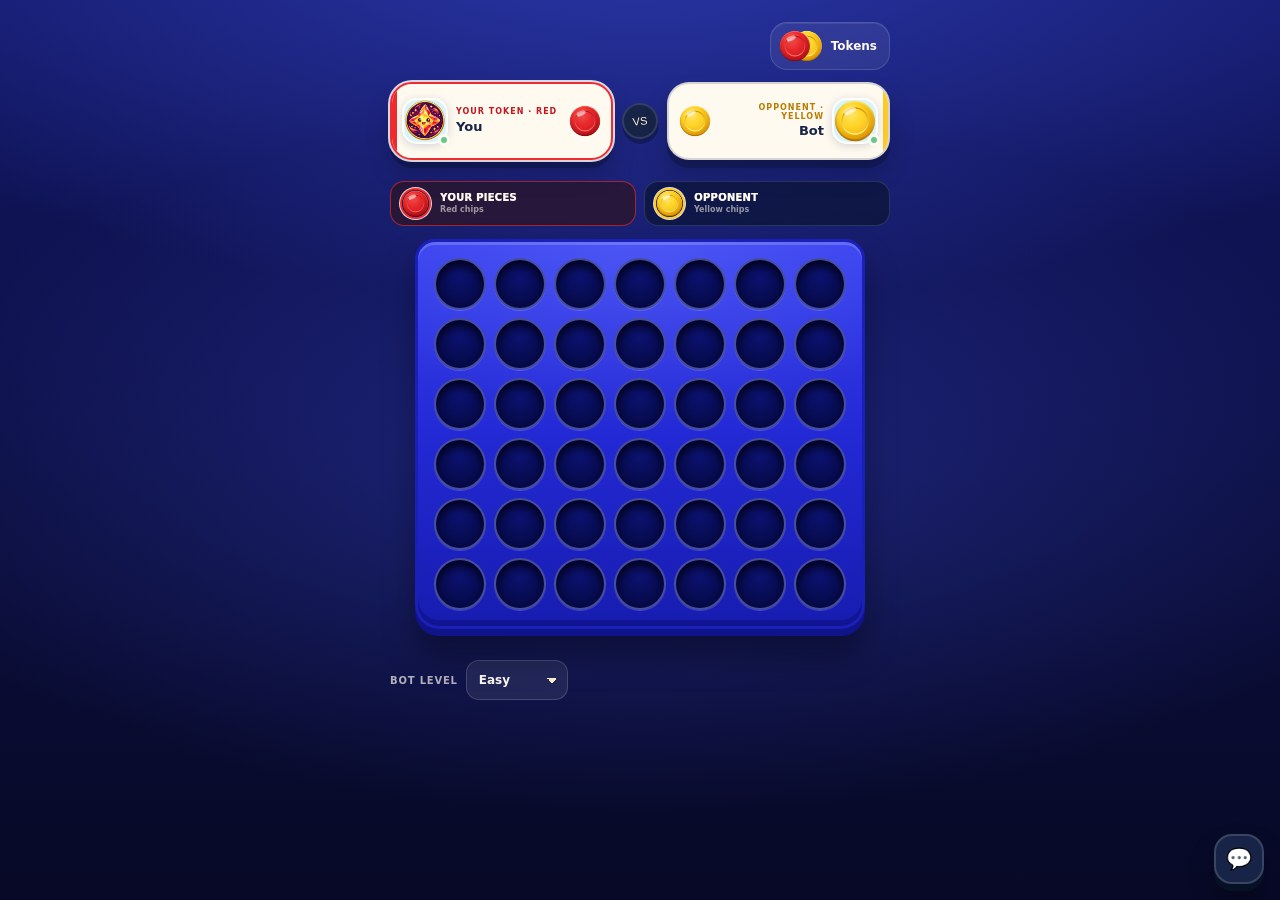
<file: index.html>
<!doctype html>
<html lang="en">
<head>
<meta charset="utf-8">
<meta name="viewport" content="width=device-width,initial-scale=1,maximum-scale=1,user-scalable=no,viewport-fit=cover">
<meta name="theme-color" content="#13233f">
<title>Pocket Four</title>
<link rel="stylesheet" href="https://usions.com/usion-design-system.css">
<link rel="stylesheet" href="style.css?v=28">
</head>

<body>

<div class="room-glow room-glow-one" aria-hidden="true"></div>
<div class="room-glow room-glow-two" aria-hidden="true"></div>

<main class="phone game-shell">
  <header class="game-heading">
    <button id="tokenEditBtn" class="token-edit-btn" type="button" aria-label="Choose a token pair">
      <span class="token-edit-stack" aria-hidden="true">
        <img id="tokenEditPreview1" src="assets/tokens/prism-pals-1.png" alt="">
        <img id="tokenEditPreview2" src="assets/tokens/prism-pals-2.png" alt="">
      </span>
      <span>Tokens</span>
    </button>
  </header>

  <section class="topbar" aria-label="Players">
    <article class="player left" id="player1Panel">
      <div class="player-portrait">
        <img id="player1Avatar" src="assets/tokens/prism-pals-1.png" alt="Player one avatar">
        <span class="presence-dot" aria-hidden="true"></span>
      </div>
      <div class="player-copy">
        <span class="seat-label" id="player1SeatLabel">Your token · Blue</span>
        <div class="name" id="player1Name">You</div>
        <div class="wins" id="player1Wins">Wins <span>0</span></div>
      </div>
      <img class="player-token" id="player1Token" src="assets/tokens/prism-pals-1.png" alt="Player one token">
    </article>

    <div class="versus-mark" aria-hidden="true"><span>VS</span></div>

    <article class="player right" id="player2Panel">
      <img class="player-token" id="player2Token" src="assets/tokens/prism-pals-2.png" alt="Player two token">
      <div class="player-copy player-copy-right">
        <span class="seat-label" id="player2SeatLabel">Opponent · Coral</span>
        <div class="name" id="player2Name">Bot</div>
        <div class="wins" id="player2Wins">Wins <span>0</span></div>
      </div>
      <div class="player-portrait">
        <img id="player2Avatar" src="assets/tokens/prism-pals-2.png" alt="Player two avatar">
        <span class="presence-dot" aria-hidden="true"></span>
      </div>
    </article>
  </section>

  <div class="sr-only" id="status" role="status" aria-live="polite">Your turn</div>

  <div class="ownership-legend" id="ownershipLegend" aria-label="Token ownership guide">
    <div class="owner-key owner-key-you" id="yourOwnerKey" data-player="1">
      <span class="owner-token-frame" aria-hidden="true">
        <img id="yourLegendToken" src="assets/tokens/prism-pals-1.png" alt="">
      </span>
      <span class="owner-key-copy"><strong>Your pieces</strong><small>Solid rim + dot</small></span>
    </div>
    <div class="owner-key owner-key-opponent" id="opponentOwnerKey" data-player="2">
      <span class="owner-token-frame" aria-hidden="true">
        <img id="opponentLegendToken" src="assets/tokens/prism-pals-2.png" alt="">
      </span>
      <span class="owner-key-copy"><strong>Opponent</strong><small>Dashed rim + diamond</small></span>
    </div>
  </div>

  <section class="board-stage" aria-label="Four in a row game board" aria-describedby="ownershipLegend">
    <div id="board"></div>
  </section>

  <div id="winnerBanner" class="winner-banner" hidden>
    <span class="winner-banner-emoji" id="winnerEmoji">🏆</span>
    <span class="winner-banner-text"><strong id="winnerNameDisplay">Player</strong><span id="winnerVerb"> wins the shelf!</span></span>
    <div class="winner-banner-actions">
      <button class="winner-btn" id="winnerPlayAgain" type="button">Rematch</button>
    </div>
  </div>

  <div class="controls">
    <label class="difficulty-control" id="difficultyControl">
      <span>Bot level</span>
      <select id="difficulty">
        <option value="1">Easy</option>
        <option value="3">Medium</option>
        <option value="5">Hard</option>
      </select>
    </label>
  </div>
</main>

<button id="chatToggle" class="chat-toggle" type="button"
  aria-label="Түргэн чат" aria-expanded="false" aria-controls="chatPicker">💬</button>
<div id="chatPicker" class="chat-picker" aria-hidden="true">
  <div class="chat-picker-title">Түргэн чат</div>
  <div class="chat-emojis" id="chatEmojis" role="group"></div>
  <div class="chat-phrases" id="chatPhrases"></div>
  <form id="customChatForm" class="custom-chat-form" hidden>
    <button id="customChatBack" class="custom-chat-back" type="button" aria-label="Back to quick chat">←</button>
    <input id="customChatInput" class="custom-chat-input" type="text" maxlength="80"
      autocomplete="off" enterkeyhint="send" aria-label="Custom message" placeholder="Type a message…">
    <button class="custom-chat-send" type="submit">Send</button>
  </form>
</div>

<div id="reactionLayer" class="reaction-layer" aria-live="polite"></div>

<div id="waitingOverlay" class="waiting-overlay" aria-hidden="true">
  <section class="waiting-card" role="dialog" aria-modal="true" aria-labelledby="prepTitle">
    <header class="prep-header">
      <div>
        <p class="prep-kicker">Match preparation</p>
        <h2 id="prepTitle">Choose your token pair</h2>
        <p id="prepSubtitle">Pick a set now. Your seat decides which side you play.</p>
      </div>
      <button id="tokenPickerClose" class="picker-close" type="button" aria-label="Close token picker">×</button>
    </header>

    <div id="tokenSetGrid" class="token-set-grid" role="radiogroup" aria-label="Token pairs"></div>

    <p id="tokenStoreStatus" class="token-store-status" role="status" aria-live="polite"></p>
    <footer class="prep-footer">
      <div class="selected-pair" aria-live="polite">
        <span class="selected-pair-label">Selected</span>
        <strong id="selectedTokenName">Whisker Rivals</strong>
      </div>
      <button id="tokenConfirmBtn" class="confirm-token-btn" type="button">Use this pair</button>
    </footer>

    <div class="lobby-wait" id="lobbyWait">
      <div class="waiting-spinner" aria-hidden="true"></div>
      <div>
        <p class="waiting-text">Waiting for opponent…</p>
        <p class="waiting-note">You can keep browsing while the room fills.</p>
      </div>
      <div class="waiting-actions">
        <button class="waiting-invite-btn hidden" id="inviteBtn" type="button">Invite a friend</button>
        <button class="waiting-bot-btn" id="playBotBtn" type="button">Play the bot</button>
      </div>
    </div>
  </section>
</div>

<script src="https://usions.com/usion-sdk.js"></script>
<script src="script.js?v=30"></script>

</body>
</html>
</file>
<file: style.css>
:root{
  --night:#13233f;
  --night-deep:#0a152b;
  --ink:#172447;
  --muted:#6e7690;
  --paper:#fffaf0;
  --cream:#fff0cf;
  --blue:#25bfe4;
  --blue-deep:#167fb4;
  --board-light:#35b9ee;
  --board-mid:#087bc5;
  --board-deep:#07509a;
  --board-edge:#063d7a;
  --board-shadow:#04285a;
  --coral:#ff6966;
  --coral-deep:#cf4051;
  --gold:#ffd166;
  --green:#64c98a;
  --cell-size:clamp(34px,10.35vw,52px);
  --cell-gap:clamp(5px,1.6vw,8px);
  /* Usion GameTok runs edge to edge: the room bleeds under the notch and the
     home indicator, every control stays inside these insets. */
  --safe-top:env(safe-area-inset-top,0px);
  --safe-right:env(safe-area-inset-right,0px);
  --safe-bottom:env(safe-area-inset-bottom,0px);
  --safe-left:env(safe-area-inset-left,0px);
  color-scheme:dark;
}

*{box-sizing:border-box}

.sr-only{
  position:absolute!important;
  width:1px!important;
  height:1px!important;
  padding:0!important;
  margin:-1px!important;
  overflow:hidden!important;
  clip:rect(0,0,0,0)!important;
  white-space:nowrap!important;
  border:0!important;
}

html{min-height:100%;background:var(--night-deep)}

body{
  margin:0;
  min-height:100vh;
  min-height:100svh;
  overflow-x:hidden;
  background:
    linear-gradient(rgba(255,255,255,.025) 1px,transparent 1px),
    linear-gradient(90deg,rgba(255,255,255,.025) 1px,transparent 1px),
    radial-gradient(circle at 50% -10%,#284b70 0,transparent 48%),
    var(--night-deep);
  background-size:30px 30px,30px 30px,auto,auto;
  color:var(--paper);
  display:flex;
  justify-content:center;
  font-family:"Avenir Next","Segoe UI",system-ui,sans-serif;
  -webkit-font-smoothing:antialiased;
  -webkit-user-select:none;
  user-select:none;
  -webkit-touch-callout:none;
}

button,select,input{font:inherit}
button{touch-action:manipulation}
button:focus-visible,select:focus-visible,input:focus-visible,.cell:focus-visible{
  outline:3px solid var(--gold);
  outline-offset:3px;
}

.room-glow{
  position:fixed;
  width:340px;
  height:340px;
  border-radius:50%;
  filter:blur(80px);
  opacity:.2;
  pointer-events:none;
}

.room-glow-one{left:-140px;top:8%;background:var(--blue)}
.room-glow-two{right:-160px;bottom:3%;background:var(--coral)}

.game-shell{
  position:relative;
  z-index:1;
  width:100%;
  max-width:560px;
  min-height:100svh;
  padding:max(22px,calc(var(--safe-top) + 10px)) max(18px,var(--safe-right)) max(28px,calc(var(--safe-bottom) + 12px)) max(18px,var(--safe-left));
  display:flex;
  flex-direction:column;
  align-items:center;
}

.game-heading{
  width:min(100%,500px);
  display:flex;
  align-items:center;
  justify-content:flex-end;
  gap:16px;
  margin-bottom:12px;
}

.game-kicker,.prep-kicker{
  margin:0 0 3px;
  color:var(--gold);
  font-size:10px;
  font-weight:900;
  letter-spacing:1.7px;
  text-transform:uppercase;
}

.game-heading h1{
  margin:0;
  font-family:"Cooper Black","Arial Rounded MT Bold",system-ui,sans-serif;
  font-size:clamp(27px,7vw,38px);
  font-weight:900;
  line-height:.95;
  letter-spacing:-1.4px;
  color:var(--paper);
  text-shadow:0 3px 0 rgba(0,0,0,.28);
}

.token-edit-btn{
  min-height:46px;
  padding:7px 12px 7px 8px;
  border:1px solid rgba(255,255,255,.14);
  border-radius:17px;
  display:flex;
  align-items:center;
  gap:8px;
  background:rgba(255,255,255,.07);
  color:var(--paper);
  font-size:12px;
  font-weight:850;
  cursor:pointer;
  box-shadow:inset 0 1px rgba(255,255,255,.08);
  transition:transform .16s ease,background .16s ease;
}

.token-edit-btn:hover{background:rgba(255,255,255,.12);transform:translateY(-1px)}
.token-edit-btn:active{transform:translateY(1px)}

.token-edit-stack{position:relative;width:44px;height:32px;display:block}
.token-edit-stack img{
  position:absolute;
  top:0;
  width:32px;
  height:32px;
  border-radius:50%;
  object-fit:cover;
  clip-path:circle(48%);
  filter:drop-shadow(0 2px 2px rgba(0,0,0,.28));
}
.token-edit-stack img:first-child{left:0;z-index:2}
.token-edit-stack img:last-child{right:0}

.topbar{
  width:min(100%,500px);
  display:grid;
  grid-template-columns:minmax(0,1fr) 38px minmax(0,1fr);
  align-items:stretch;
  gap:8px;
  margin-bottom:12px;
}

.player{
  position:relative;
  min-width:0;
  min-height:78px;
  padding:10px;
  border:2px solid rgba(23,36,71,.1);
  border-radius:22px;
  display:flex;
  align-items:center;
  gap:8px;
  overflow:hidden;
  background:var(--paper);
  color:var(--ink);
  box-shadow:0 8px 0 rgba(4,13,29,.28),0 14px 25px rgba(0,0,0,.2);
}

.player::before{
  content:"";
  position:absolute;
  inset:0 auto 0 0;
  width:5px;
  background:var(--blue);
}

.player.right::before{left:auto;right:0;background:var(--coral)}

.player.is-you{
  border-color:var(--owner-accent,var(--blue));
  box-shadow:0 0 0 2px rgba(255,255,255,.82),0 8px 0 rgba(4,13,29,.3),0 14px 25px rgba(0,0,0,.2);
}
.player.left{--owner-accent:var(--blue)}
.player.right{--owner-accent:var(--coral)}
.player.is-opponent{border-color:rgba(23,36,71,.18)}

.player-portrait{
  position:relative;
  flex:0 0 46px;
  width:46px;
  height:46px;
}

.player-portrait img{
  width:100%;
  height:100%;
  border-radius:15px;
  object-fit:cover;
  background:#d9f4f7;
  border:2px solid #fff;
  box-shadow:0 2px 8px rgba(23,36,71,.18);
}

.presence-dot{
  position:absolute;
  right:-2px;
  bottom:-2px;
  width:12px;
  height:12px;
  border:3px solid var(--paper);
  border-radius:50%;
  background:var(--green);
}

.player-copy{min-width:0;flex:1}
.player-copy-right{text-align:right}
.seat-label{
  display:block;
  color:var(--blue-deep);
  font-size:8px;
  line-height:1.1;
  font-weight:900;
  letter-spacing:1px;
  text-transform:uppercase;
}
.right .seat-label{color:var(--coral-deep)}

.player .name{
  max-width:100%;
  margin-top:2px;
  overflow:hidden;
  text-overflow:ellipsis;
  white-space:nowrap;
  font-size:13px;
  font-weight:900;
}

.player .wins{margin-top:2px;color:var(--muted);font-size:10px;font-weight:750}
.player .wins span{color:var(--ink);font-size:12px;font-weight:950}

.player-token{
  flex:0 0 32px;
  width:32px;
  height:32px;
  border-radius:50%;
  object-fit:cover;
  clip-path:circle(48%);
  filter:drop-shadow(0 2px 2px rgba(23,36,71,.25));
}

.versus-mark{display:flex;align-items:center;justify-content:center}
.versus-mark span{
  width:36px;
  height:36px;
  border-radius:50%;
  display:grid;
  place-items:center;
  background:var(--ink);
  color:var(--cream);
  border:2px solid rgba(255,255,255,.12);
  font-family:"Cooper Black","Arial Rounded MT Bold",sans-serif;
  font-size:11px;
  transform:rotate(-6deg);
  box-shadow:0 5px 0 rgba(0,0,0,.28);
}

.turn-indicator{
  position:relative;
  width:min(100%,500px);
  min-height:42px;
  padding:10px 50px;
  border:1px solid rgba(255,255,255,.14);
  border-radius:15px;
  background:rgba(255,255,255,.07);
  color:var(--paper);
  text-align:center;
  font-size:13px;
  font-weight:850;
  letter-spacing:.15px;
  box-shadow:inset 0 1px rgba(255,255,255,.06);
}

.turn-indicator::before{
  content:"";
  position:absolute;
  left:14px;
  top:50%;
  width:24px;
  height:6px;
  border-radius:99px;
  background:linear-gradient(90deg,var(--blue),var(--coral));
  transform:translateY(-50%);
  box-shadow:0 0 14px rgba(37,191,228,.5);
}
.turn-indicator[data-owner]::before{
  width:11px;
  height:11px;
  border:2px solid var(--night-deep);
  background:var(--blue);
  box-shadow:0 0 0 2px #fff,0 0 14px rgba(37,191,228,.55);
}
.turn-indicator[data-player="2"]::before{background:var(--coral);box-shadow:0 0 0 2px #fff,0 0 14px rgba(255,105,102,.55)}
.turn-indicator[data-owner="opponent"]::before{border-radius:2px;transform:translateY(-50%) rotate(45deg)}

.ownership-legend{
  width:min(100%,500px);
  margin-top:9px;
  display:grid;
  grid-template-columns:repeat(2,minmax(0,1fr));
  gap:8px;
}

.owner-key{
  --chip-color:var(--blue);
  min-width:0;
  min-height:44px;
  padding:6px 9px;
  border:1px solid rgba(255,255,255,.13);
  border-radius:14px;
  display:flex;
  align-items:center;
  gap:9px;
  background:rgba(7,18,39,.58);
  color:var(--paper);
}

.owner-key[data-player="2"]{--chip-color:var(--coral)}
.owner-key-you{border-color:color-mix(in srgb,var(--chip-color) 65%,transparent);background:color-mix(in srgb,var(--chip-color) 12%,rgba(7,18,39,.72))}

.owner-token-frame{
  position:relative;
  flex:0 0 31px;
  width:31px;
  height:31px;
  padding:2px;
  border:3px solid var(--chip-color);
  border-radius:50%;
  background:var(--night-deep);
  box-shadow:0 0 0 1px rgba(255,255,255,.85);
}
.owner-key-opponent .owner-token-frame{border-style:dashed}
.owner-token-frame img{width:100%;height:100%;border-radius:50%;object-fit:cover;clip-path:circle(49%)}
.owner-token-frame::after{
  content:"";
  position:absolute;
  z-index:2;
  right:-3px;
  bottom:-2px;
  width:7px;
  height:7px;
  border:2px solid var(--night-deep);
  border-radius:50%;
  background:#fff;
  box-shadow:0 0 0 2px var(--chip-color);
}
.owner-key-opponent .owner-token-frame::after{
  border-radius:2px;
  background:var(--chip-color);
  box-shadow:0 0 0 1px #fff;
  transform:rotate(45deg);
}
.owner-key-copy{min-width:0;display:flex;flex-direction:column;line-height:1.05}
.owner-key-copy strong{overflow:hidden;text-overflow:ellipsis;white-space:nowrap;font-size:10px;font-weight:950;letter-spacing:.25px;text-transform:uppercase}
.owner-key-copy small{margin-top:3px;color:rgba(255,250,240,.57);font-size:8px;font-weight:700}

.board-stage{
  position:relative;
  width:max-content;
  max-width:100%;
  margin:13px auto 8px;
  filter:drop-shadow(0 20px 16px rgba(0,0,0,.34));
}

#board{
  position:relative;
  z-index:3;
  display:grid;
  grid-template-columns:repeat(7,var(--cell-size));
  grid-template-rows:repeat(6,var(--cell-size));
  gap:var(--cell-gap);
  padding:clamp(10px,3vw,16px);
  border:3px solid var(--board-edge);
  border-radius:20px 20px 24px 24px;
  background:
    linear-gradient(100deg,transparent 12%,rgba(255,255,255,.08) 12.5%,transparent 13%),
    linear-gradient(180deg,var(--board-light) 0%,var(--board-mid) 48%,var(--board-deep) 100%);
  box-shadow:
    inset 0 7px rgba(255,255,255,.17),
    inset 0 -10px rgba(1,28,77,.3),
    0 8px 0 var(--board-edge);
}

.cell{
  position:relative;
  width:var(--cell-size);
  height:var(--cell-size);
  padding:0;
  overflow:hidden;
  border:2px solid rgba(255,255,255,.12);
  border-radius:50%;
  display:flex;
  align-items:center;
  justify-content:center;
  background:var(--night-deep);
  cursor:pointer;
  box-shadow:
    inset 0 7px 9px rgba(0,0,0,.72),
    0 2px 0 rgba(255,255,255,.12);
  transition:transform .14s ease,filter .14s ease;
}

.cell:hover{transform:translateY(-1px);filter:brightness(1.12)}
.cell:active{transform:scale(.95)}

.cell::before{
  content:"";
  position:absolute;
  inset:11%;
  border-radius:50%;
  border:1px dashed rgba(255,255,255,.07);
  pointer-events:none;
}

.cell[data-player="1"],.drop-disk[data-player="1"]{
  --chip-color:var(--blue);
  --chip-well:#083c5b;
}
.cell[data-player="2"],.drop-disk[data-player="2"]{
  --chip-color:var(--coral);
  --chip-well:#5c1b31;
}
.cell[data-player]{
  border-color:color-mix(in srgb,var(--chip-color) 78%,white);
  background:var(--chip-well);
  box-shadow:inset 0 7px 9px rgba(0,0,0,.68),0 0 0 2px rgba(255,255,255,.18),0 2px 0 rgba(255,255,255,.15);
}

.token-art{
  position:relative;
  z-index:2;
  width:90%;
  height:90%;
  border-radius:50%;
  object-fit:cover;
  clip-path:circle(48%);
  pointer-events:none;
  filter:drop-shadow(0 3px 2px rgba(0,0,0,.35));
  animation:tokenSettle .24s cubic-bezier(.2,.9,.3,1.35) both;
}

.cell[data-player] .token-art,
.drop-disk[data-player] .token-art{
  width:80%;
  height:80%;
  border:4px solid var(--chip-color);
  outline:2px solid rgba(255,255,255,.92);
  outline-offset:0;
  clip-path:none;
  box-sizing:border-box;
  filter:drop-shadow(0 3px 2px rgba(0,0,0,.42));
}
.cell[data-owner="opponent"] .token-art,
.drop-disk[data-owner="opponent"] .token-art{border-style:dashed}

.cell[data-owner]::after{
  content:"";
  position:absolute;
  z-index:4;
  right:7%;
  bottom:7%;
  width:8px;
  height:8px;
  border:2px solid var(--night-deep);
  border-radius:50%;
  background:#fff;
  box-shadow:0 0 0 2px var(--chip-color),0 2px 3px rgba(0,0,0,.35);
  pointer-events:none;
}
.cell[data-owner="opponent"]::after{
  border-radius:2px;
  background:var(--chip-color);
  box-shadow:0 0 0 1px #fff,0 2px 3px rgba(0,0,0,.35);
  transform:rotate(45deg);
}

.drop-disk{
  position:absolute;
  z-index:10;
  border-radius:50%;
  display:grid;
  place-items:center;
  overflow:visible;
  pointer-events:none;
}

.drop-disk .token-art{animation:none}

.cell.last-inserted{animation:lastInsertedGlow 1.2s ease-in-out infinite alternate}
.cell.winner{z-index:5;animation:winnerCell .58s ease infinite alternate!important}
.cell.winner .token-art{filter:drop-shadow(0 0 9px var(--gold)) brightness(1.12)}

@keyframes tokenSettle{from{transform:scale(.62) rotate(-9deg)}to{transform:scale(1) rotate(0)}}
@keyframes lastInsertedGlow{from{box-shadow:inset 0 7px 9px rgba(0,0,0,.72),0 0 0 2px rgba(255,209,102,.45)}to{box-shadow:inset 0 7px 9px rgba(0,0,0,.72),0 0 0 4px rgba(255,209,102,.95),0 0 18px rgba(255,209,102,.55)}}
@keyframes winnerCell{from{transform:translateY(0) scale(1)}to{transform:translateY(-3px) scale(1.08)}}

.controls{
  width:min(100%,500px);
  min-height:54px;
  margin-top:16px;
  display:flex;
  align-items:center;
  justify-content:space-between;
  gap:12px;
}

.difficulty-control{
  display:flex;
  align-items:center;
  gap:8px;
  color:rgba(255,250,240,.68);
  font-size:10px;
  font-weight:850;
  letter-spacing:.8px;
  text-transform:uppercase;
}

select{
  min-height:40px;
  padding:7px 34px 7px 12px;
  border:1px solid rgba(255,255,255,.16);
  border-radius:13px;
  appearance:none;
  -webkit-appearance:none;
  background:
    linear-gradient(45deg,transparent 50%,var(--cream) 50%) calc(100% - 15px) 17px/5px 5px no-repeat,
    linear-gradient(135deg,var(--cream) 50%,transparent 50%) calc(100% - 10px) 17px/5px 5px no-repeat,
    rgba(255,255,255,.08);
  color:var(--paper);
  font-size:12px;
  font-weight:800;
  cursor:pointer;
}

select option{background:var(--night);color:var(--paper)}
.board-tip{margin:0;color:rgba(255,250,240,.55);font-size:11px;line-height:1.35;text-align:right}

.winner-banner{
  width:min(100%,500px);
  margin-top:18px;
  padding:12px 13px;
  border:2px solid rgba(23,36,71,.1);
  border-radius:20px;
  display:flex;
  align-items:center;
  gap:10px;
  flex-wrap:wrap;
  position:relative;
  overflow:hidden;
  background:var(--paper);
  color:var(--ink);
  box-shadow:0 8px 0 rgba(4,13,29,.26),0 14px 28px rgba(0,0,0,.2);
  animation:bannerSlide .34s cubic-bezier(.2,.9,.3,1.3);
}
.winner-banner[hidden]{display:none}
.winner-banner.tie-result{
  border-color:rgba(255,209,102,.72);
  background:linear-gradient(135deg,#fffaf0,#fff0c8);
  box-shadow:0 0 0 3px rgba(255,209,102,.14),0 8px 0 rgba(4,13,29,.26),0 14px 28px rgba(0,0,0,.2);
}
.winner-banner.tie-result .winner-banner-text strong{font-size:17px;letter-spacing:1.5px}
.winner-banner-emoji{font-size:27px;animation:bounce .55s ease .08s both}
.winner-banner-text{font-size:13px;font-weight:750}
.winner-banner-text strong{font-weight:950}
.winner-banner-actions{margin-left:auto}
.winner-btn{
  min-height:38px;
  padding:8px 15px;
  border:0;
  border-radius:13px;
  background:var(--ink);
  color:var(--paper);
  font-size:12px;
  font-weight:900;
  cursor:pointer;
  box-shadow:0 4px 0 #071126;
}
.winner-btn:active{transform:translateY(2px);box-shadow:0 2px 0 #071126}
.winner-btn:disabled{opacity:.48;cursor:not-allowed}

@keyframes bannerSlide{from{transform:translateY(9px);opacity:0}to{transform:none;opacity:1}}
@keyframes bounce{0%{transform:scale(0) rotate(-18deg)}65%{transform:scale(1.25) rotate(8deg)}100%{transform:scale(1)}}

.confetti-piece{position:absolute;width:8px;height:8px;border-radius:2px;animation:confettiFall 1.4s ease-out forwards}
@keyframes confettiFall{0%{transform:translateY(-10px) rotate(0);opacity:1}100%{transform:translateY(220px) rotate(720deg);opacity:0}}

/* Multiplayer preparation and paired token cabinet */
.waiting-overlay{
  display:none;
  position:fixed;
  inset:0;
  z-index:80;
  padding:max(14px,calc(var(--safe-top) + 10px)) max(14px,var(--safe-right)) max(14px,calc(var(--safe-bottom) + 10px)) max(14px,var(--safe-left));
  align-items:center;
  justify-content:center;
  background:rgba(7,16,34,.78);
  backdrop-filter:blur(13px);
}

.waiting-overlay.show{display:flex;animation:fadeIn .2s ease}
.waiting-overlay[aria-hidden="false"]{display:flex}
@keyframes fadeIn{from{opacity:0}to{opacity:1}}

.waiting-card{
  width:min(620px,100%);
  max-height:min(820px,100%);
  overflow:hidden;
  border:1px solid rgba(255,255,255,.13);
  border-radius:28px;
  display:grid;
  grid-template-rows:auto minmax(130px,1fr) auto auto;
  background:#101e37;
  color:var(--paper);
  box-shadow:0 30px 80px rgba(0,0,0,.55),inset 0 1px rgba(255,255,255,.08);
  animation:drawerIn .34s cubic-bezier(.2,.9,.25,1.15);
}

@keyframes drawerIn{from{opacity:0;transform:translateY(18px) scale(.97)}to{opacity:1;transform:none}}

.prep-header{
  padding:20px 20px 14px;
  display:flex;
  justify-content:space-between;
  align-items:flex-start;
  gap:18px;
  border-bottom:1px solid rgba(255,255,255,.08);
}

.prep-header h2{
  margin:0;
  font-family:"Cooper Black","Arial Rounded MT Bold",system-ui,sans-serif;
  font-size:clamp(24px,6vw,34px);
  line-height:1;
  letter-spacing:-.8px;
}
.prep-header p:last-child{max-width:410px;margin:7px 0 0;color:rgba(255,250,240,.61);font-size:12px;line-height:1.4}
.picker-close{
  flex:0 0 38px;
  width:38px;
  height:38px;
  border:1px solid rgba(255,255,255,.13);
  border-radius:13px;
  background:rgba(255,255,255,.07);
  color:var(--paper);
  font-size:25px;
  line-height:1;
  cursor:pointer;
}
.waiting-overlay[data-phase="waiting"] .picker-close{display:none}

.token-set-grid{
  padding:15px;
  overflow:auto;
  overscroll-behavior:contain;
  display:grid;
  grid-template-columns:repeat(3,minmax(0,1fr));
  gap:10px;
  scrollbar-color:rgba(255,255,255,.22) transparent;
}

.token-set-card{
  position:relative;
  min-width:0;
  min-height:142px;
  padding:12px 9px 10px;
  border:1px solid rgba(255,255,255,.1);
  border-radius:18px;
  display:flex;
  flex-direction:column;
  align-items:center;
  justify-content:center;
  gap:8px;
  background:rgba(255,255,255,.045);
  color:var(--paper);
  cursor:pointer;
  transition:transform .15s ease,border-color .15s ease,background .15s ease;
}
.token-set-card:hover{transform:translateY(-2px);background:rgba(255,255,255,.08)}
.token-set-card[aria-checked="true"]{
  border-color:var(--gold);
  background:linear-gradient(145deg,rgba(255,209,102,.17),rgba(255,255,255,.07));
  box-shadow:inset 0 0 0 1px rgba(255,209,102,.2),0 7px 18px rgba(0,0,0,.18);
}
.token-set-card[aria-checked="true"]::after{
  content:"✓";
  position:absolute;
  top:8px;
  right:8px;
  width:22px;
  height:22px;
  border-radius:50%;
  display:grid;
  place-items:center;
  background:var(--gold);
  color:var(--ink);
  font-size:12px;
  font-weight:950;
}

.token-card-pair{position:relative;width:104px;height:66px}
.token-card-pair img{
  position:absolute;
  top:0;
  width:66px;
  height:66px;
  border-radius:50%;
  object-fit:cover;
  clip-path:circle(48%);
  filter:drop-shadow(0 4px 3px rgba(0,0,0,.32));
}
.token-card-pair img:first-child{left:0;z-index:2;transform:rotate(-4deg)}
.token-card-pair img:last-child{right:0;transform:rotate(4deg)}
.token-set-name{font-size:11px;font-weight:900;line-height:1.2;text-align:center}
.token-set-sides{color:rgba(255,250,240,.48);font-size:8px;font-weight:850;letter-spacing:.9px;text-transform:uppercase}

.prep-footer{
  padding:12px 16px;
  border-top:1px solid rgba(255,255,255,.08);
  display:flex;
  align-items:center;
  justify-content:space-between;
  gap:14px;
  background:rgba(4,12,27,.28);
}
.selected-pair{min-width:0;display:flex;flex-direction:column}
.selected-pair-label{color:rgba(255,250,240,.46);font-size:8px;font-weight:900;letter-spacing:1.1px;text-transform:uppercase}
.selected-pair strong{overflow:hidden;text-overflow:ellipsis;white-space:nowrap;font-size:12px}
.confirm-token-btn{
  min-height:44px;
  padding:10px 20px;
  border:0;
  border-radius:14px;
  background:var(--gold);
  color:var(--ink);
  font-size:12px;
  font-weight:950;
  cursor:pointer;
  box-shadow:0 5px 0 #b77e29;
}
.confirm-token-btn:active{transform:translateY(2px);box-shadow:0 3px 0 #b77e29}

.lobby-wait{
  display:flex;
  align-items:center;
  gap:11px;
  padding:12px 16px;
  border-top:1px solid rgba(255,255,255,.08);
  background:rgba(37,191,228,.08);
}
.waiting-overlay[data-phase="ready"] .lobby-wait,.waiting-overlay[data-phase="picker"] .lobby-wait{display:none}
.waiting-spinner{
  flex:0 0 26px;
  width:26px;
  height:26px;
  border:3px solid rgba(255,255,255,.14);
  border-top-color:var(--blue);
  border-radius:50%;
  animation:spin .75s linear infinite;
}
@keyframes spin{to{transform:rotate(360deg)}}
.waiting-text{margin:0;font-size:12px;font-weight:900}
.waiting-note{margin:2px 0 0;color:rgba(255,250,240,.5);font-size:9px}
.waiting-actions{margin-left:auto;display:flex;gap:7px;flex-wrap:wrap;justify-content:flex-end}
.waiting-invite-btn,.waiting-bot-btn{
  min-height:35px;
  padding:7px 11px;
  border-radius:11px;
  font-size:10px;
  font-weight:900;
  cursor:pointer;
}
.waiting-invite-btn{border:0;background:var(--blue);color:var(--night-deep)}
.waiting-bot-btn{border:1px solid rgba(255,255,255,.16);background:rgba(255,255,255,.07);color:var(--paper)}
.hidden{display:none!important}

/* Quick chat */
.chat-toggle{
  display:none;
  position:fixed;
  right:max(16px,var(--safe-right));
  bottom:calc(var(--safe-bottom) + 16px);
  z-index:70;
  width:50px;
  height:50px;
  padding:0;
  align-items:center;
  justify-content:center;
  border:2px solid rgba(255,255,255,.15);
  border-radius:18px;
  background:var(--ink);
  color:white;
  font-size:21px;
  cursor:pointer;
  box-shadow:0 7px 0 #071126,0 14px 25px rgba(0,0,0,.3);
}
.chat-toggle.show-btn{display:flex}
.chat-toggle:active{transform:translateY(2px);box-shadow:0 5px 0 #071126}

.chat-picker{
  --chat-keyboard-inset:0px;
  position:fixed;
  right:max(16px,var(--safe-right));
  bottom:calc(var(--safe-bottom) + 16px + 62px + var(--chat-keyboard-inset));
  z-index:71;
  width:min(336px,calc(100vw - 32px));
  padding:12px;
  border:1px solid rgba(255,255,255,.13);
  border-radius:20px;
  background:rgba(16,30,55,.98);
  box-shadow:0 18px 45px rgba(0,0,0,.45);
  backdrop-filter:blur(14px);
  opacity:0;
  pointer-events:none;
  transform:translateY(8px) scale(.96);
  transform-origin:bottom right;
  transition:opacity .16s,transform .16s;
}
.chat-picker.show{opacity:1;pointer-events:auto;transform:none}
.chat-picker-title{margin:0 2px 10px;color:var(--gold);font-size:9px;font-weight:900;letter-spacing:1.2px;text-transform:uppercase}
.chat-phrases{display:grid;grid-template-columns:repeat(2,minmax(0,1fr));gap:7px}
.chat-phrase{
  min-height:40px;
  padding:8px 10px;
  border:1px solid rgba(255,255,255,.11);
  border-radius:12px;
  background:rgba(255,255,255,.06);
  color:var(--paper);
  font-size:12px;
  font-weight:750;
  cursor:pointer;
}
.chat-phrase:hover{background:rgba(255,255,255,.11)}
.chat-phrase:active{transform:scale(.97)}
.chat-emojis{display:grid;grid-template-columns:repeat(6,minmax(0,1fr));gap:6px;margin-bottom:9px;-webkit-user-select:none;user-select:none}
.chat-emoji{min-width:0;min-height:42px;padding:0;border:1px solid rgba(255,255,255,.12);border-radius:12px;background:rgba(255,255,255,.07);font-size:24px;line-height:1;cursor:pointer;-webkit-user-select:none;user-select:none;-webkit-tap-highlight-color:transparent;touch-action:manipulation}
.chat-emoji:hover{background:rgba(255,255,255,.14)}
.chat-emoji:active{transform:scale(.92)}
.chat-custom-toggle{grid-column:1/-1}
.custom-chat-form{display:flex;gap:7px;margin-top:9px}
.custom-chat-form[hidden]{display:none}
.custom-chat-back,.custom-chat-send{min-height:41px;border-radius:11px;cursor:pointer;font-weight:900}
.custom-chat-back{flex:0 0 41px;padding:0;border:1px solid rgba(255,255,255,.14);background:rgba(255,255,255,.07);color:white;font-size:20px}
.custom-chat-input{min-width:0;flex:1;min-height:41px;padding:8px 11px;border:1px solid rgba(255,255,255,.17);border-radius:11px;outline:none;background:rgba(0,0,0,.2);color:white;font-size:16px;font-weight:650}
.custom-chat-input::placeholder{color:rgba(255,255,255,.45)}
.custom-chat-input:focus{border-color:var(--gold)}
.custom-chat-send{padding:8px 13px;border:0;background:var(--gold);color:var(--ink);font-size:11px}

.reaction-layer{position:fixed;inset:0;z-index:62;pointer-events:none}
.reaction-bubble{
  position:fixed;
  max-width:min(250px,70vw);
  padding:8px 13px;
  border:2px solid var(--ink);
  border-radius:15px;
  background:var(--paper);
  color:var(--ink);
  font-size:12px;
  font-weight:850;
  line-height:1.25;
  overflow-wrap:anywhere;
  box-shadow:0 6px 0 rgba(0,0,0,.24);
  opacity:0;
  transform:translateY(6px) scale(.7);
  transition:opacity .17s,transform .22s cubic-bezier(.2,1.4,.5,1);
}
.reaction-bubble.player-1{border-bottom-left-radius:3px}
.reaction-bubble.player-2{border-bottom-right-radius:3px}
.reaction-bubble.pop{opacity:1;transform:none}
.reaction-bubble.is-emoji{padding:4px 10px;font-size:22px;line-height:1.15}
.reaction-bubble.out{opacity:0;transform:translateY(-9px) scale(.94);transition:opacity .4s,transform .4s}

@media (max-width:520px){
  .game-shell{padding-left:12px;padding-right:12px}
  .game-heading{padding:0 4px}
  .player{min-height:70px;padding:8px 7px;gap:5px;border-radius:18px}
  .player-portrait{flex-basis:40px;width:40px;height:40px}
  .player-token{flex-basis:27px;width:27px;height:27px}
  .player .name{font-size:11px}
  .player .wins{font-size:9px}
  .seat-label{font-size:7px}
  .topbar{grid-template-columns:minmax(0,1fr) 31px minmax(0,1fr);gap:5px}
  .versus-mark span{width:31px;height:31px;font-size:9px}
  .token-set-grid{grid-template-columns:repeat(2,minmax(0,1fr))}
  .token-set-card{min-height:128px}
}

@media (max-width:370px){
  :root{--cell-size:clamp(31px,10vw,36px);--cell-gap:4px}
  .game-heading{margin-bottom:13px}
  .game-kicker{display:none}
  .game-heading h1{font-size:26px}
  .token-edit-btn{min-height:40px;padding:5px 9px 5px 6px}
  .token-edit-stack{width:38px;height:28px}
  .token-edit-stack img{width:28px;height:28px}
  .player-token{display:none}
  .board-stage{margin-top:15px}
  .board-tip{display:none}
  .controls{justify-content:center}
  .prep-header{padding:16px 15px 12px}
  .token-set-grid{padding:11px;gap:8px}
  .lobby-wait{align-items:flex-start;flex-wrap:wrap}
  .waiting-actions{width:100%;margin-left:37px;justify-content:flex-start}
}

@media (max-height:700px){
  .game-shell{padding-top:max(12px,calc(var(--safe-top) + 10px))}
  .game-heading{margin-bottom:10px}
  .topbar{margin-bottom:9px}
  .board-stage{margin-top:13px}
  .controls{margin-top:10px}
  .token-set-card{min-height:118px}
}

@media (max-width:600px),(pointer:coarse){
  .chat-toggle.custom-mode{visibility:hidden;pointer-events:none}
  .chat-picker.custom-mode{right:max(8px,var(--safe-right));bottom:calc(var(--safe-bottom) + 8px + var(--chat-keyboard-inset));width:min(440px,calc(100vw - 16px));max-height:none;padding:8px;overflow:visible;transform-origin:bottom center}
  .chat-picker.custom-mode .chat-picker-title,.chat-picker.custom-mode .chat-emojis, .chat-picker.custom-mode .chat-phrases{display:none}
  .chat-picker.custom-mode .custom-chat-form{margin:0}
}

@media (prefers-reduced-motion:reduce){
  *,*::before,*::after{animation-duration:.01ms!important;animation-iteration-count:1!important;scroll-behavior:auto!important;transition-duration:.01ms!important}
}

/* ── Classic skin (default): red vs yellow chips in a royal-blue board ── */
body[data-skin="classic"]{
  --blue:#ef2b2d;
  --blue-deep:#c4161f;
  --coral:#ffc928;
  --coral-deep:#b97b00;
  --board-light:#3b44f0;
  --board-mid:#2329d4;
  --board-deep:#171cb0;
  --board-edge:#10148a;
  --board-shadow:#0a0d5c;
}
body[data-skin="classic"] #board{
  border-color:#1a1fb8;
  background:
    radial-gradient(120% 80% at 50% 0%,rgba(120,130,255,.28),transparent 60%),
    linear-gradient(180deg,var(--board-light) 0%,var(--board-mid) 50%,var(--board-deep) 100%);
  box-shadow:
    inset 0 3px rgba(255,255,255,.18),
    inset 0 -6px rgba(5,8,90,.35),
    0 7px 0 var(--board-edge);
}
body[data-skin="classic"] .cell,
body[data-skin="classic"] .cell[data-player]{
  border:2px solid rgba(150,160,255,.45);
  background:radial-gradient(circle at 50% 35%,#0c1270 0%,#060a4a 70%,#040733 100%);
  box-shadow:
    inset 0 6px 8px rgba(0,0,20,.8),
    0 1px 0 rgba(255,255,255,.18);
}
body[data-skin="classic"] .cell::before{display:none}
body[data-skin="classic"] .cell[data-player] .token-art,
body[data-skin="classic"] .drop-disk[data-player] .token-art{
  width:92%;
  height:92%;
  border:0;
  outline:0;
  filter:drop-shadow(0 3px 2px rgba(0,0,30,.55));
}
body[data-skin="classic"] .cell[data-owner]::after{display:none}
body[data-skin="classic"] .cell.winner .token-art{filter:drop-shadow(0 0 8px #ffe680) drop-shadow(0 0 3px #fff3b0) brightness(1.08)}
body[data-skin="classic"] .owner-token-frame{border-width:2px;border-style:solid;padding:0}
body[data-skin="classic"] .owner-token-frame::after{display:none}
body[data-skin="classic"]{
  --night:#151a5e;
  --night-deep:#0b0e3d;
  background:
    radial-gradient(ellipse 90% 55% at 50% 52%,rgba(70,86,255,.32) 0%,transparent 70%),
    radial-gradient(ellipse 120% 70% at 50% -8%,#2a37a8 0%,transparent 60%),
    linear-gradient(180deg,#121766 0%,#0b0e3d 55%,#070926 100%);
  background-size:auto;
  background-attachment:fixed;
}
html:has(body[data-skin="classic"]){background:#070926}
body[data-skin="classic"] .room-glow{display:none}

.token-set-card.is-locked { border-color:rgba(255,209,102,.28); }
.token-set-card.is-locked .token-set-sides { color:var(--gold); font-size:11px; letter-spacing:0; }
.token-store-status { margin:0; padding:0 16px; text-align:center; font-size:12px; color:var(--gold); }
.token-store-status:not(:empty) { padding:10px 16px; }
#tokenSetGrid[aria-busy="true"] { opacity:.7; }
img { -webkit-user-drag:none; }
</file>
